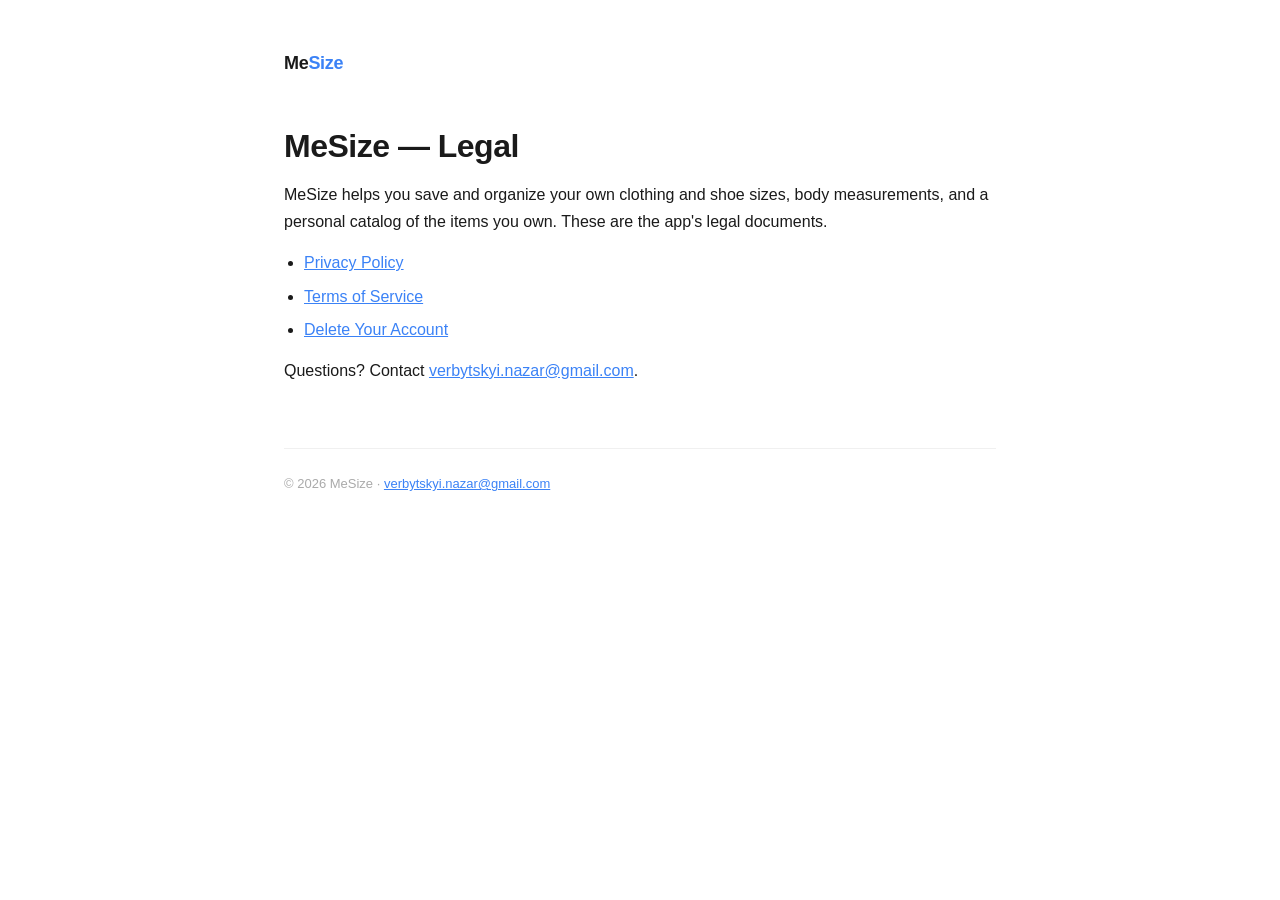
<file: index.html>
<!DOCTYPE html>
<html lang="en">
<head>
<meta charset="UTF-8" />
<meta name="viewport" content="width=device-width, initial-scale=1.0" />
<title>Legal — MeSize</title>
<meta name="robots" content="index, follow">
<link rel="stylesheet" href="./style.css" />
</head>
<body>
<div class="container">
<header><a href="./index.html">Me<span>Size</span></a></header>
<h1>MeSize — Legal</h1>
<p>MeSize helps you save and organize your own clothing and shoe sizes, body measurements, and a personal catalog of the items you own. These are the app's legal documents.</p>
<ul>
<li><a href="./privacy.html">Privacy Policy</a></li>
<li><a href="./terms.html">Terms of Service</a></li>
<li><a href="./delete-account.html">Delete Your Account</a></li>
</ul>
<p>Questions? Contact <a href="mailto:verbytskyi.nazar@gmail.com">verbytskyi.nazar@gmail.com</a>.</p>
<footer>© 2026 MeSize · <a href="mailto:verbytskyi.nazar@gmail.com">verbytskyi.nazar@gmail.com</a></footer>
</div>
</body>
</html>
</file>
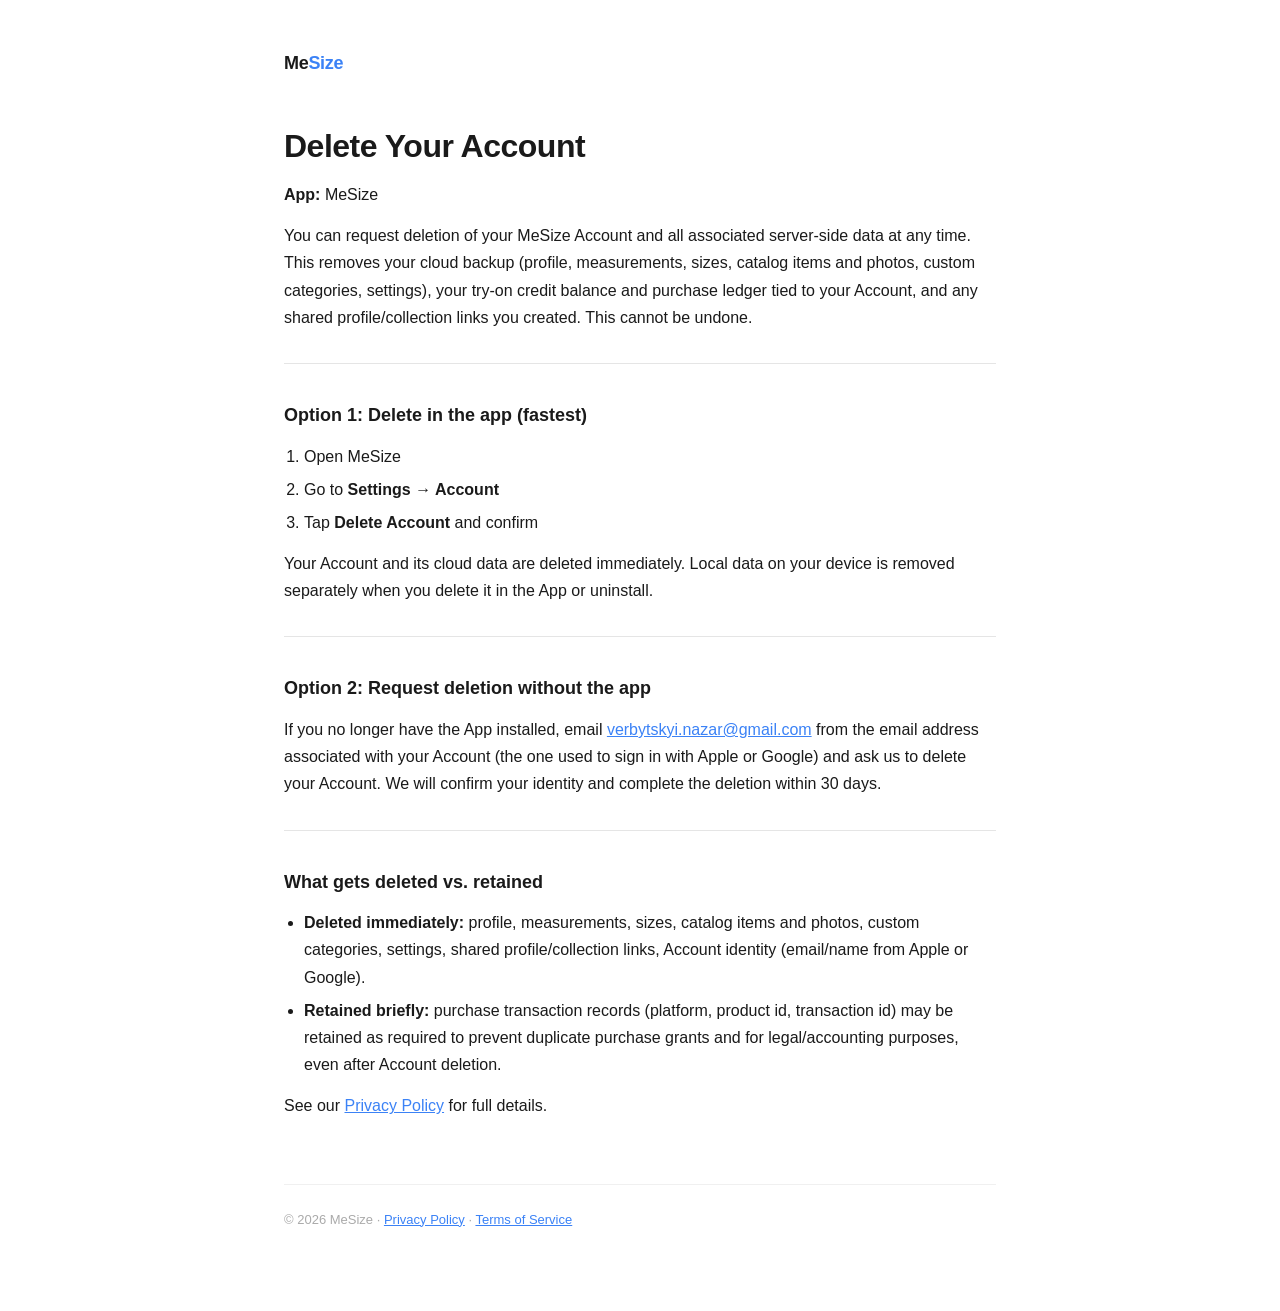
<file: delete-account.html>
<!DOCTYPE html>
<html lang="en">
<head>
<meta charset="UTF-8" />
<meta name="viewport" content="width=device-width, initial-scale=1.0" />
<title>Delete Your Account — MeSize</title>
<meta name="robots" content="index, follow">
<link rel="stylesheet" href="./style.css" />
</head>
<body>
<div class="container">
<header><a href="./index.html">Me<span>Size</span></a></header>
<h1>Delete Your Account</h1>
<p><strong>App:</strong> MeSize</p>
<p>You can request deletion of your MeSize Account and all associated server-side data at any time. This removes your cloud backup (profile, measurements, sizes, catalog items and photos, custom categories, settings), your try-on credit balance and purchase ledger tied to your Account, and any shared profile/collection links you created. This cannot be undone.</p>
<hr>
<h2>Option 1: Delete in the app (fastest)</h2>
<ol>
<li>Open MeSize</li>
<li>Go to <strong>Settings → Account</strong></li>
<li>Tap <strong>Delete Account</strong> and confirm</li>
</ol>
<p>Your Account and its cloud data are deleted immediately. Local data on your device is removed separately when you delete it in the App or uninstall.</p>
<hr>
<h2>Option 2: Request deletion without the app</h2>
<p>If you no longer have the App installed, email <a href="mailto:verbytskyi.nazar@gmail.com">verbytskyi.nazar@gmail.com</a> from the email address associated with your Account (the one used to sign in with Apple or Google) and ask us to delete your Account. We will confirm your identity and complete the deletion within 30 days.</p>
<hr>
<h2>What gets deleted vs. retained</h2>
<ul>
<li><strong>Deleted immediately:</strong> profile, measurements, sizes, catalog items and photos, custom categories, settings, shared profile/collection links, Account identity (email/name from Apple or Google).</li>
<li><strong>Retained briefly:</strong> purchase transaction records (platform, product id, transaction id) may be retained as required to prevent duplicate purchase grants and for legal/accounting purposes, even after Account deletion.</li>
</ul>
<p>See our <a href="./privacy.html">Privacy Policy</a> for full details.</p>
<footer>© 2026 MeSize · <a href="./privacy.html">Privacy Policy</a> · <a href="./terms.html">Terms of Service</a></footer>
</div>
</body>
</html>
</file>
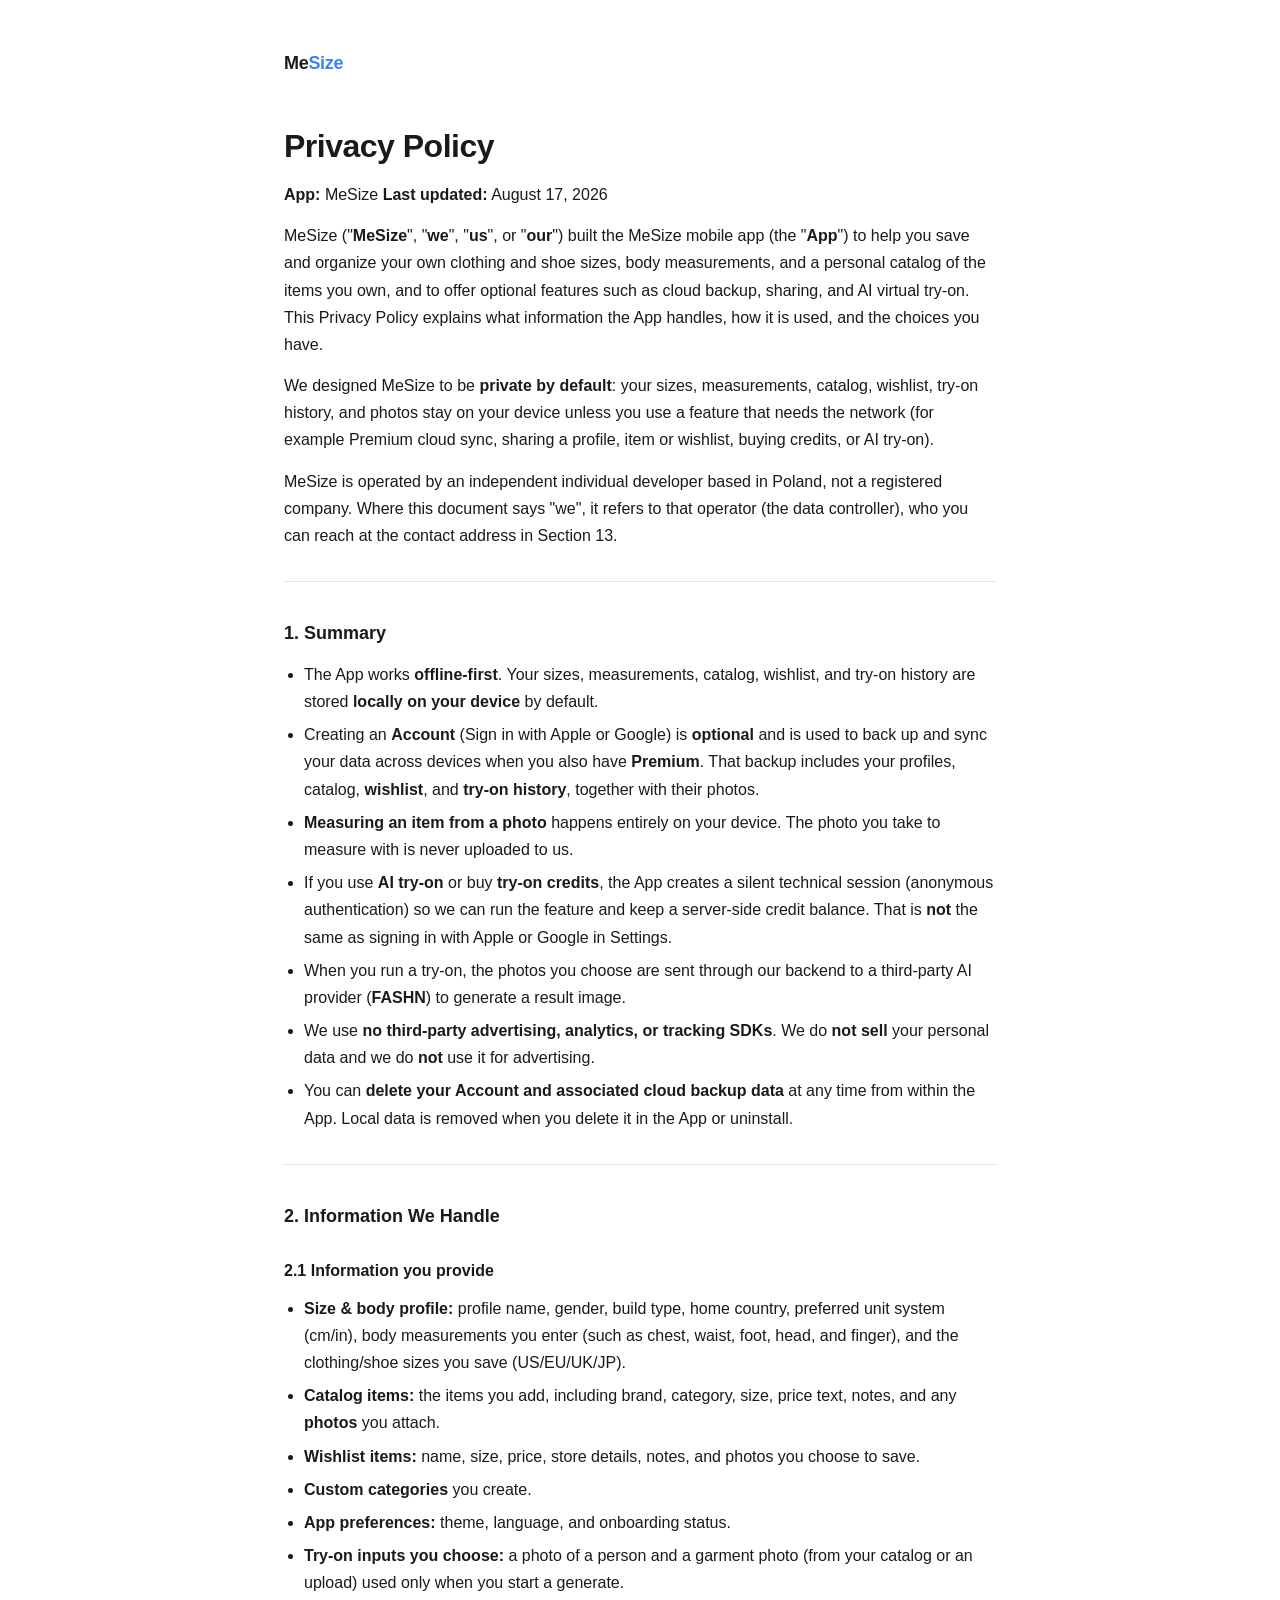
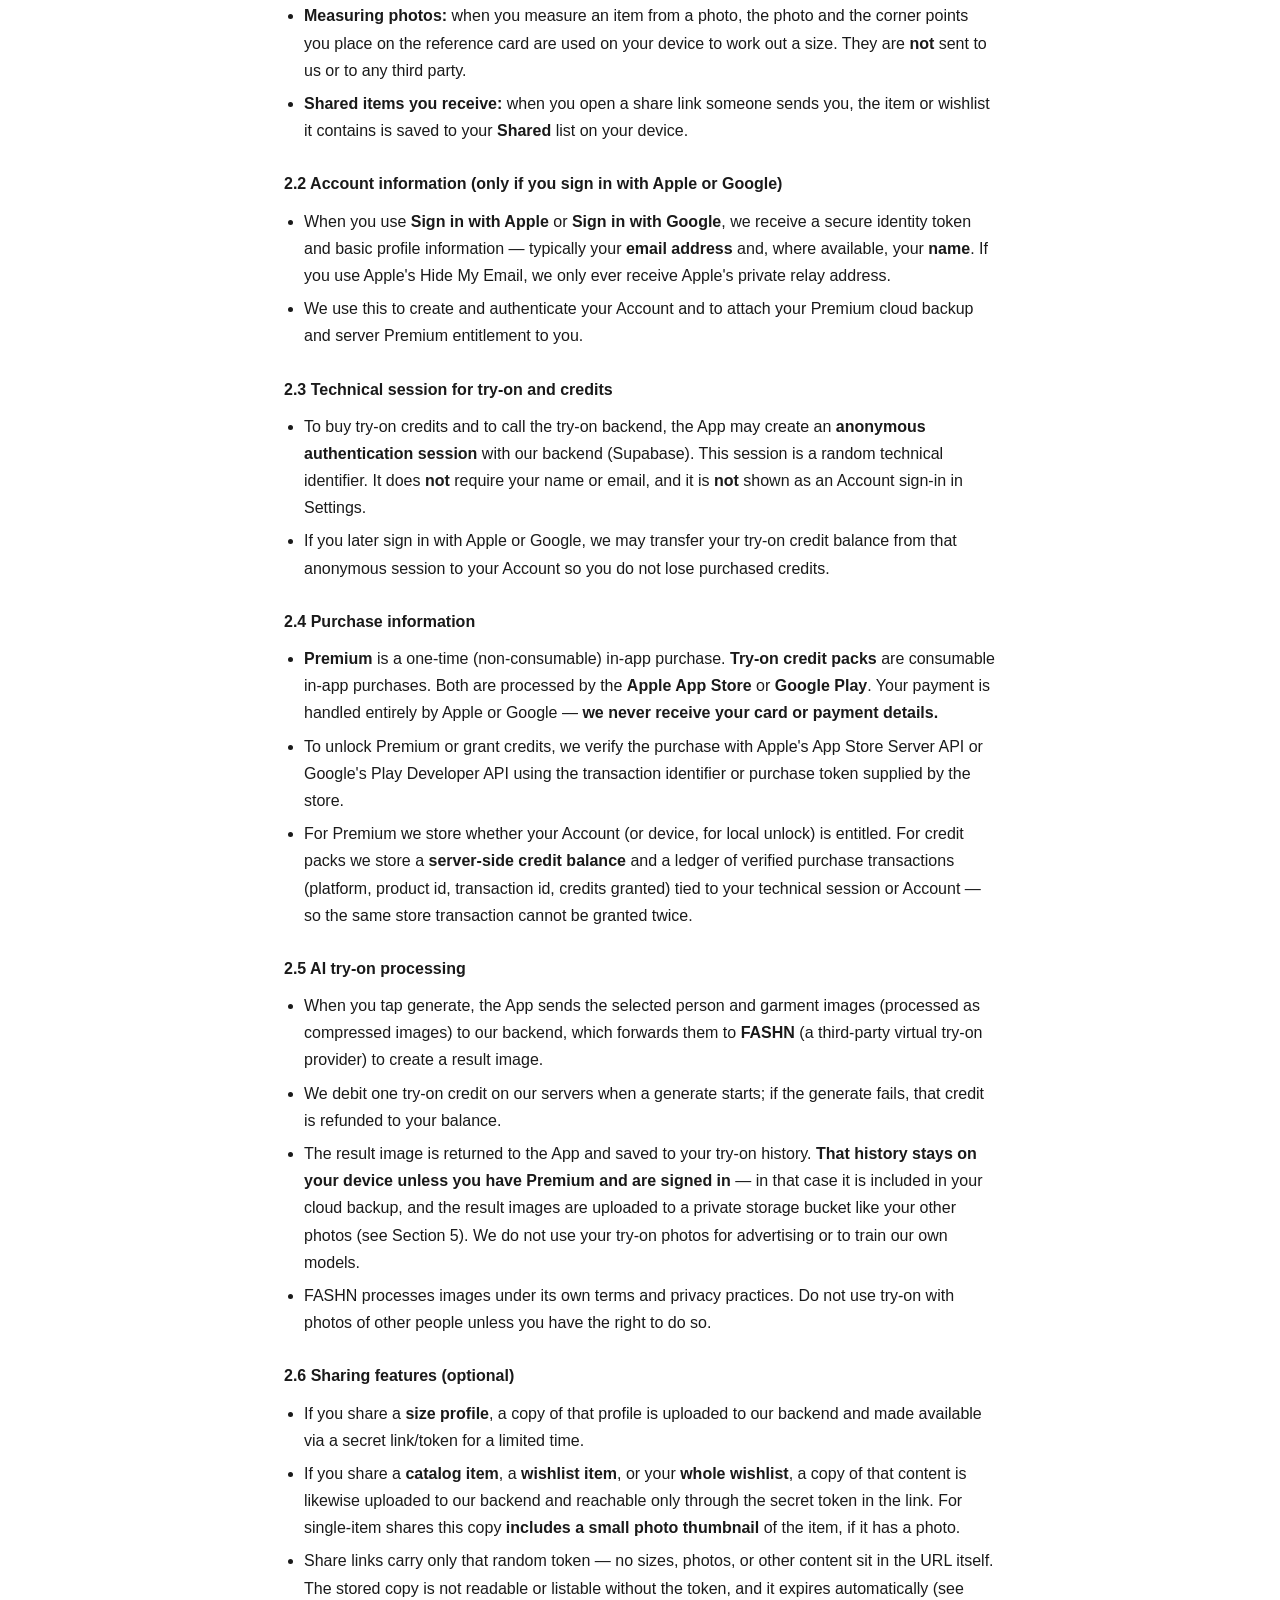
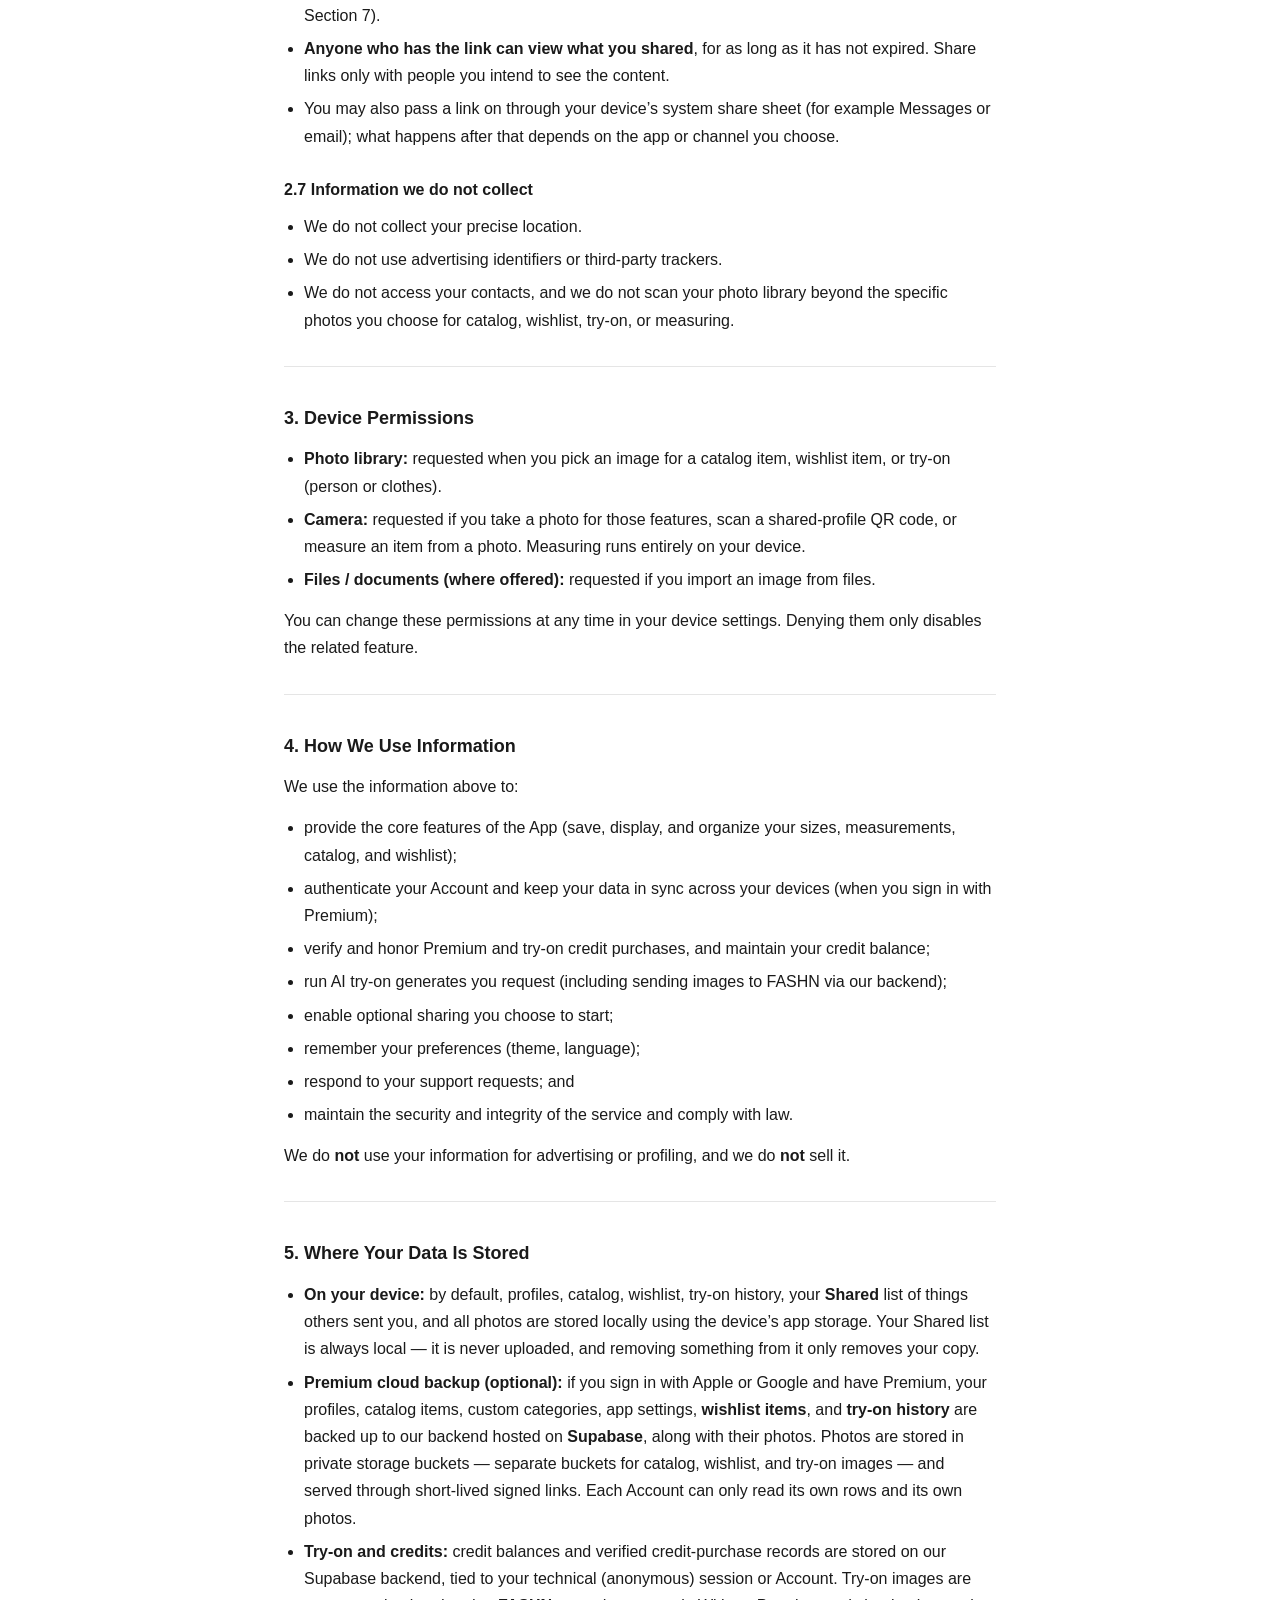
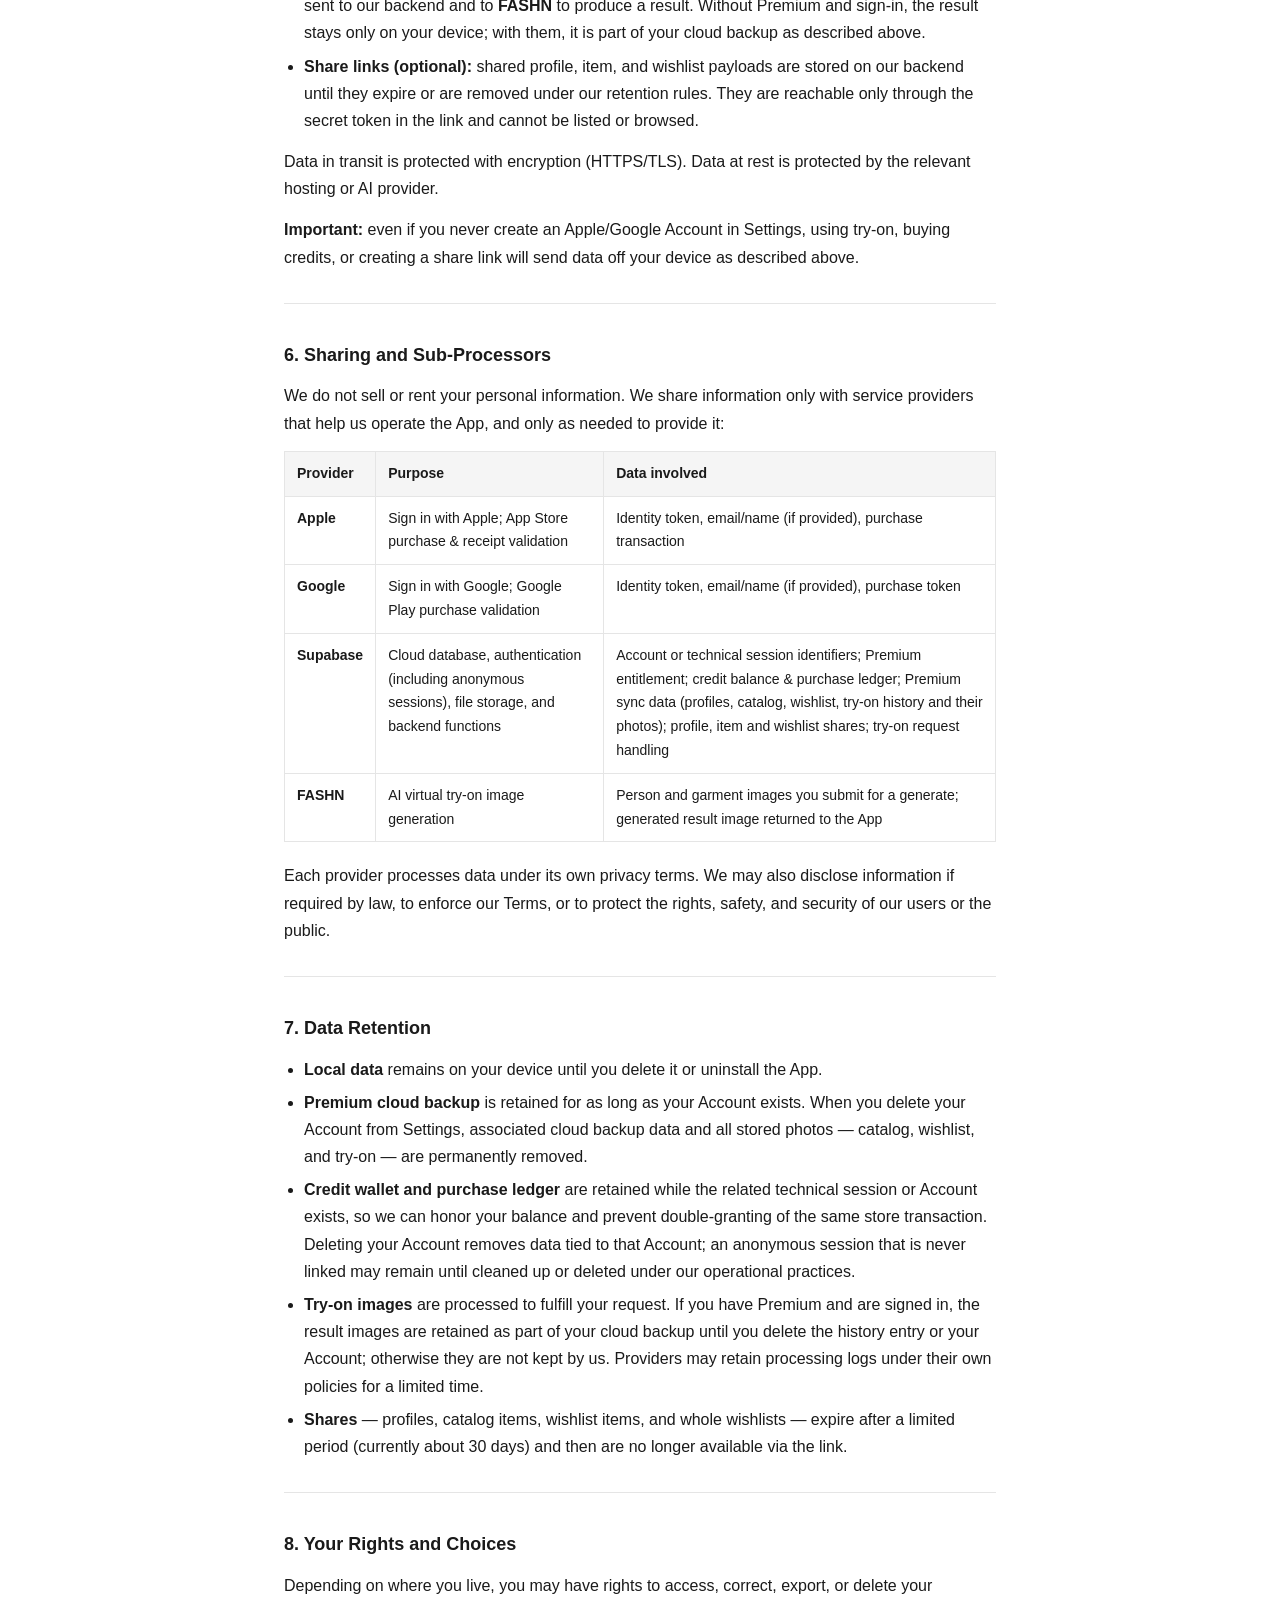
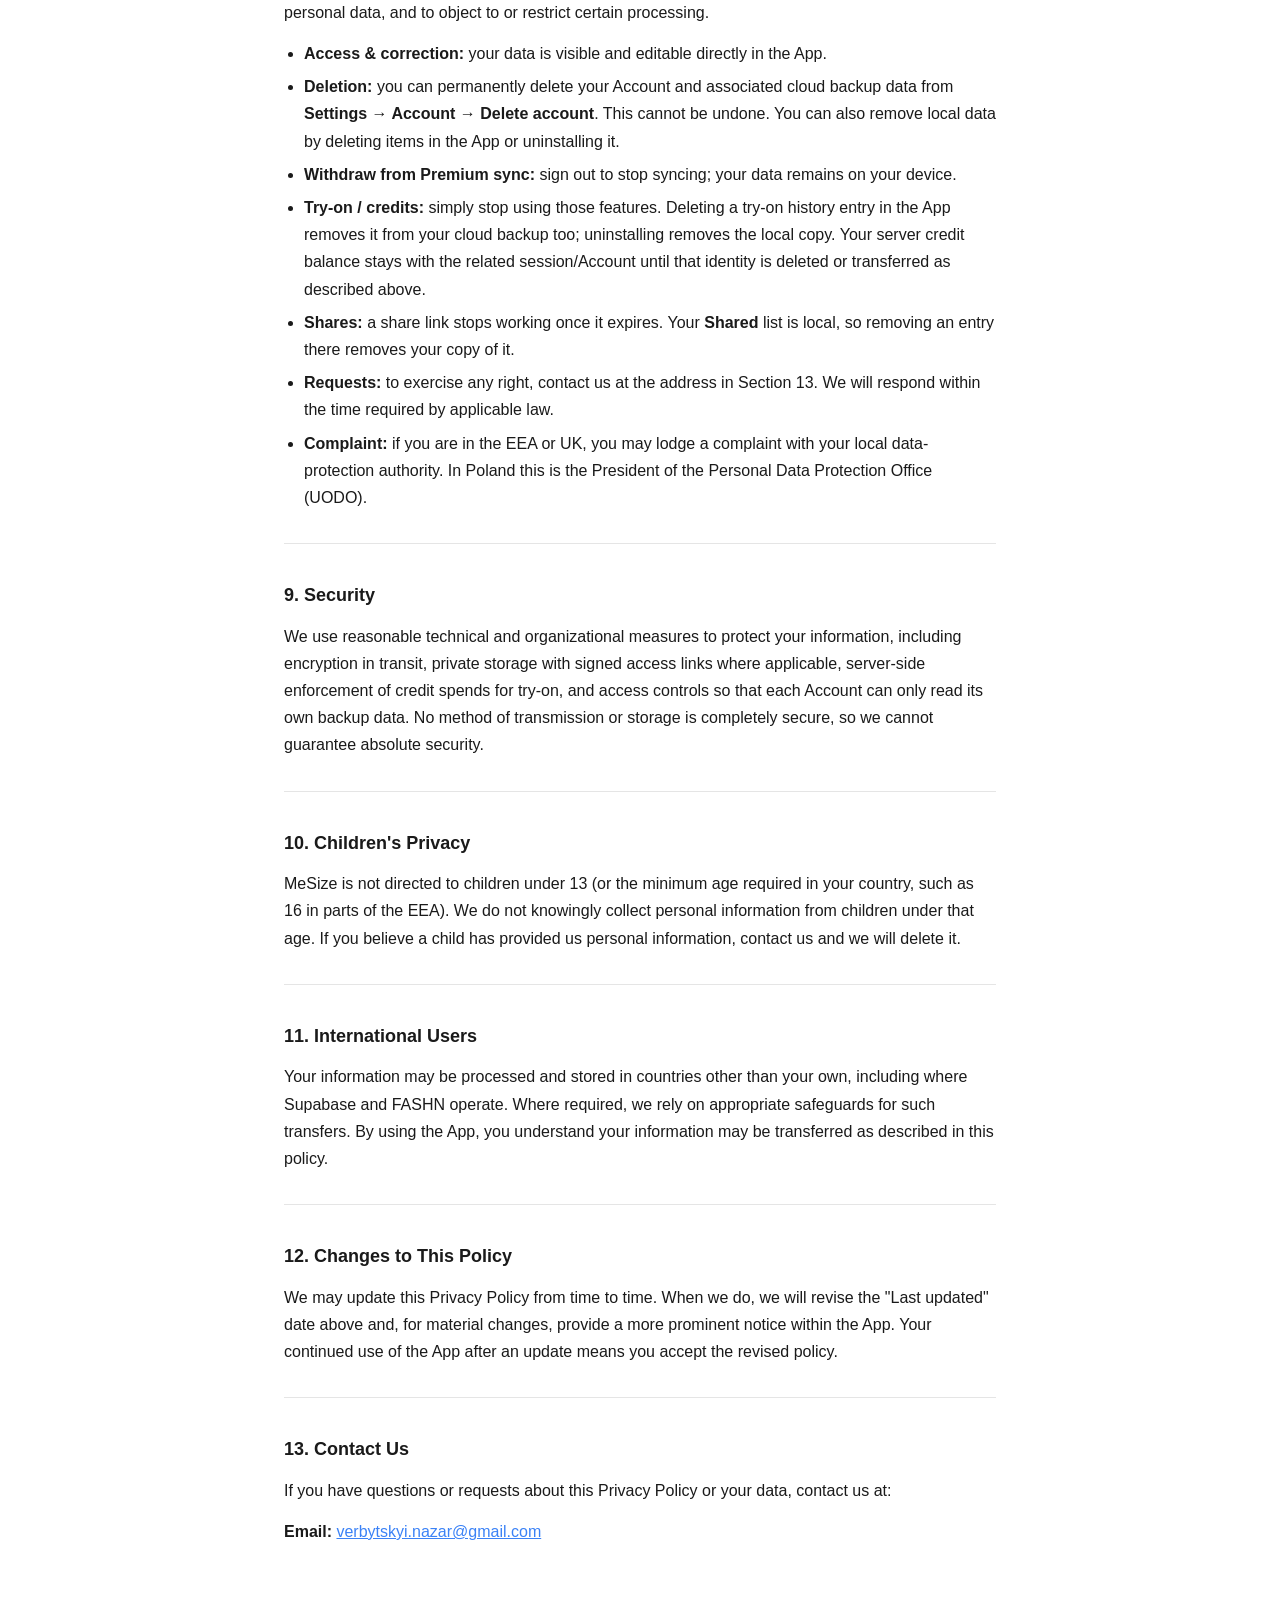
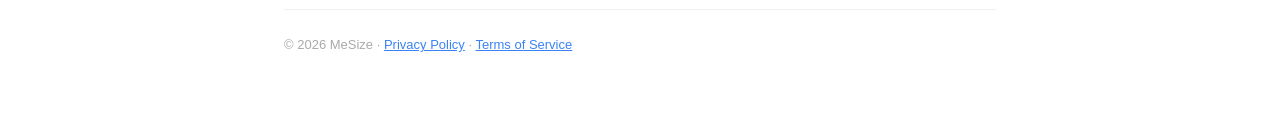
<file: privacy.html>
<!DOCTYPE html>
<html lang="en">
<head>
<meta charset="UTF-8" />
<meta name="viewport" content="width=device-width, initial-scale=1.0" />
<title>Privacy Policy — MeSize</title>
<meta name="robots" content="index, follow">
<link rel="stylesheet" href="./style.css" />
</head>
<body>
<div class="container">
<header><a href="./index.html">Me<span>Size</span></a></header>
<h1>Privacy Policy</h1>
<p><strong>App:</strong> MeSize <strong>Last updated:</strong> August 17, 2026</p>
<p>MeSize ("<strong>MeSize</strong>", "<strong>we</strong>", "<strong>us</strong>", or "<strong>our</strong>") built the MeSize mobile app (the "<strong>App</strong>") to help you save and organize your own clothing and shoe sizes, body measurements, and a personal catalog of the items you own, and to offer optional features such as cloud backup, sharing, and AI virtual try-on. This Privacy Policy explains what information the App handles, how it is used, and the choices you have.</p>
<p>We designed MeSize to be <strong>private by default</strong>: your sizes, measurements, catalog, wishlist, try-on history, and photos stay on your device unless you use a feature that needs the network (for example Premium cloud sync, sharing a profile, item or wishlist, buying credits, or AI try-on).</p>
<p>MeSize is operated by an independent individual developer based in Poland, not a registered company. Where this document says "we", it refers to that operator (the data controller), who you can reach at the contact address in Section 13.</p>
<hr>
<h2>1. Summary</h2>
<ul>
<li>The App works <strong>offline-first</strong>. Your sizes, measurements, catalog, wishlist, and try-on history are stored <strong>locally on your device</strong> by default.</li>
<li>Creating an <strong>Account</strong> (Sign in with Apple or Google) is <strong>optional</strong> and is used to back up and sync your data across devices when you also have <strong>Premium</strong>. That backup includes your profiles, catalog, <strong>wishlist</strong>, and <strong>try-on history</strong>, together with their photos.</li>
<li><strong>Measuring an item from a photo</strong> happens entirely on your device. The photo you take to measure with is never uploaded to us.</li>
<li>If you use <strong>AI try-on</strong> or buy <strong>try-on credits</strong>, the App creates a silent technical session (anonymous authentication) so we can run the feature and keep a server-side credit balance. That is <strong>not</strong> the same as signing in with Apple or Google in Settings.</li>
<li>When you run a try-on, the photos you choose are sent through our backend to a third-party AI provider (<strong>FASHN</strong>) to generate a result image.</li>
<li>We use <strong>no third-party advertising, analytics, or tracking SDKs</strong>. We do <strong>not sell</strong> your personal data and we do <strong>not</strong> use it for advertising.</li>
<li>You can <strong>delete your Account and associated cloud backup data</strong> at any time from within the App. Local data is removed when you delete it in the App or uninstall.</li>
</ul>
<hr>
<h2>2. Information We Handle</h2>
<h3>2.1 Information you provide</h3>
<ul>
<li><strong>Size &amp; body profile:</strong> profile name, gender, build type, home country, preferred unit system (cm/in), body measurements you enter (such as chest, waist, foot, head, and finger), and the clothing/shoe sizes you save (US/EU/UK/JP).</li>
<li><strong>Catalog items:</strong> the items you add, including brand, category, size, price text, notes, and any <strong>photos</strong> you attach.</li>
<li><strong>Wishlist items:</strong> name, size, price, store details, notes, and photos you choose to save.</li>
<li><strong>Custom categories</strong> you create.</li>
<li><strong>App preferences:</strong> theme, language, and onboarding status.</li>
<li><strong>Try-on inputs you choose:</strong> a photo of a person and a garment photo (from your catalog or an upload) used only when you start a generate.</li>
<li><strong>Measuring photos:</strong> when you measure an item from a photo, the photo and the corner points you place on the reference card are used on your device to work out a size. They are <strong>not</strong> sent to us or to any third party.</li>
<li><strong>Shared items you receive:</strong> when you open a share link someone sends you, the item or wishlist it contains is saved to your <strong>Shared</strong> list on your device.</li>
</ul>
<h3>2.2 Account information (only if you sign in with Apple or Google)</h3>
<ul>
<li>When you use <strong>Sign in with Apple</strong> or <strong>Sign in with Google</strong>, we receive a secure identity token and basic profile information — typically your <strong>email address</strong> and, where available, your <strong>name</strong>. If you use Apple's Hide My Email, we only ever receive Apple's private relay address.</li>
<li>We use this to create and authenticate your Account and to attach your Premium cloud backup and server Premium entitlement to you.</li>
</ul>
<h3>2.3 Technical session for try-on and credits</h3>
<ul>
<li>To buy try-on credits and to call the try-on backend, the App may create an <strong>anonymous authentication session</strong> with our backend (Supabase). This session is a random technical identifier. It does <strong>not</strong> require your name or email, and it is <strong>not</strong> shown as an Account sign-in in Settings.</li>
<li>If you later sign in with Apple or Google, we may transfer your try-on credit balance from that anonymous session to your Account so you do not lose purchased credits.</li>
</ul>
<h3>2.4 Purchase information</h3>
<ul>
<li><strong>Premium</strong> is a one-time (non-consumable) in-app purchase. <strong>Try-on credit packs</strong> are consumable in-app purchases. Both are processed by the <strong>Apple App Store</strong> or <strong>Google Play</strong>. Your payment is handled entirely by Apple or Google — <strong>we never receive your card or payment details.</strong></li>
<li>To unlock Premium or grant credits, we verify the purchase with Apple's App Store Server API or Google's Play Developer API using the transaction identifier or purchase token supplied by the store.</li>
<li>For Premium we store whether your Account (or device, for local unlock) is entitled. For credit packs we store a <strong>server-side credit balance</strong> and a ledger of verified purchase transactions (platform, product id, transaction id, credits granted) tied to your technical session or Account — so the same store transaction cannot be granted twice.</li>
</ul>
<h3>2.5 AI try-on processing</h3>
<ul>
<li>When you tap generate, the App sends the selected person and garment images (processed as compressed images) to our backend, which forwards them to <strong>FASHN</strong> (a third-party virtual try-on provider) to create a result image.</li>
<li>We debit one try-on credit on our servers when a generate starts; if the generate fails, that credit is refunded to your balance.</li>
<li>The result image is returned to the App and saved to your try-on history. <strong>That history stays on your device unless you have Premium and are signed in</strong> — in that case it is included in your cloud backup, and the result images are uploaded to a private storage bucket like your other photos (see Section 5). We do not use your try-on photos for advertising or to train our own models.</li>
<li>FASHN processes images under its own terms and privacy practices. Do not use try-on with photos of other people unless you have the right to do so.</li>
</ul>
<h3>2.6 Sharing features (optional)</h3>
<ul>
<li>If you share a <strong>size profile</strong>, a copy of that profile is uploaded to our backend and made available via a secret link/token for a limited time.</li>
<li>If you share a <strong>catalog item</strong>, a <strong>wishlist item</strong>, or your <strong>whole wishlist</strong>, a copy of that content is likewise uploaded to our backend and reachable only through the secret token in the link. For single-item shares this copy <strong>includes a small photo thumbnail</strong> of the item, if it has a photo.</li>
<li>Share links carry only that random token — no sizes, photos, or other content sit in the URL itself. The stored copy is not readable or listable without the token, and it expires automatically (see Section 7).</li>
<li><strong>Anyone who has the link can view what you shared</strong>, for as long as it has not expired. Share links only with people you intend to see the content.</li>
<li>You may also pass a link on through your device’s system share sheet (for example Messages or email); what happens after that depends on the app or channel you choose.</li>
</ul>
<h3>2.7 Information we do <strong>not</strong> collect</h3>
<ul>
<li>We do not collect your precise location.</li>
<li>We do not use advertising identifiers or third-party trackers.</li>
<li>We do not access your contacts, and we do not scan your photo library beyond the specific photos you choose for catalog, wishlist, try-on, or measuring.</li>
</ul>
<hr>
<h2>3. Device Permissions</h2>
<ul>
<li><strong>Photo library:</strong> requested when you pick an image for a catalog item, wishlist item, or try-on (person or clothes).</li>
<li><strong>Camera:</strong> requested if you take a photo for those features, scan a shared-profile QR code, or measure an item from a photo. Measuring runs entirely on your device.</li>
<li><strong>Files / documents (where offered):</strong> requested if you import an image from files.</li>
</ul>
<p>You can change these permissions at any time in your device settings. Denying them only disables the related feature.</p>
<hr>
<h2>4. How We Use Information</h2>
<p>We use the information above to:</p>
<ul>
<li>provide the core features of the App (save, display, and organize your sizes, measurements, catalog, and wishlist);</li>
<li>authenticate your Account and keep your data in sync across your devices (when you sign in with Premium);</li>
<li>verify and honor Premium and try-on credit purchases, and maintain your credit balance;</li>
<li>run AI try-on generates you request (including sending images to FASHN via our backend);</li>
<li>enable optional sharing you choose to start;</li>
<li>remember your preferences (theme, language);</li>
<li>respond to your support requests; and</li>
<li>maintain the security and integrity of the service and comply with law.</li>
</ul>
<p>We do <strong>not</strong> use your information for advertising or profiling, and we do <strong>not</strong> sell it.</p>
<hr>
<h2>5. Where Your Data Is Stored</h2>
<ul>
<li><strong>On your device:</strong> by default, profiles, catalog, wishlist, try-on history, your <strong>Shared</strong> list of things others sent you, and all photos are stored locally using the device’s app storage. Your Shared list is always local — it is never uploaded, and removing something from it only removes your copy.</li>
<li><strong>Premium cloud backup (optional):</strong> if you sign in with Apple or Google and have Premium, your profiles, catalog items, custom categories, app settings, <strong>wishlist items</strong>, and <strong>try-on history</strong> are backed up to our backend hosted on <strong>Supabase</strong>, along with their photos. Photos are stored in private storage buckets — separate buckets for catalog, wishlist, and try-on images — and served through short-lived signed links. Each Account can only read its own rows and its own photos.</li>
<li><strong>Try-on and credits:</strong> credit balances and verified credit-purchase records are stored on our Supabase backend, tied to your technical (anonymous) session or Account. Try-on images are sent to our backend and to <strong>FASHN</strong> to produce a result. Without Premium and sign-in, the result stays only on your device; with them, it is part of your cloud backup as described above.</li>
<li><strong>Share links (optional):</strong> shared profile, item, and wishlist payloads are stored on our backend until they expire or are removed under our retention rules. They are reachable only through the secret token in the link and cannot be listed or browsed.</li>
</ul>
<p>Data in transit is protected with encryption (HTTPS/TLS). Data at rest is protected by the relevant hosting or AI provider.</p>
<p><strong>Important:</strong> even if you never create an Apple/Google Account in Settings, using try-on, buying credits, or creating a share link will send data off your device as described above.</p>
<hr>
<h2>6. Sharing and Sub-Processors</h2>
<p>We do not sell or rent your personal information. We share information only with service providers that help us operate the App, and only as needed to provide it:</p>
<div class="table-wrap"><table>
<thead><tr><th>Provider</th><th>Purpose</th><th>Data involved</th></tr></thead>
<tbody>
<tr><td><strong>Apple</strong></td><td>Sign in with Apple; App Store purchase &amp; receipt validation</td><td>Identity token, email/name (if provided), purchase transaction</td></tr>
<tr><td><strong>Google</strong></td><td>Sign in with Google; Google Play purchase validation</td><td>Identity token, email/name (if provided), purchase token</td></tr>
<tr><td><strong>Supabase</strong></td><td>Cloud database, authentication (including anonymous sessions), file storage, and backend functions</td><td>Account or technical session identifiers; Premium entitlement; credit balance &amp; purchase ledger; Premium sync data (profiles, catalog, wishlist, try-on history and their photos); profile, item and wishlist shares; try-on request handling</td></tr>
<tr><td><strong>FASHN</strong></td><td>AI virtual try-on image generation</td><td>Person and garment images you submit for a generate; generated result image returned to the App</td></tr>
</tbody>
</table></div>
<p>Each provider processes data under its own privacy terms. We may also disclose information if required by law, to enforce our Terms, or to protect the rights, safety, and security of our users or the public.</p>
<hr>
<h2>7. Data Retention</h2>
<ul>
<li><strong>Local data</strong> remains on your device until you delete it or uninstall the App.</li>
<li><strong>Premium cloud backup</strong> is retained for as long as your Account exists. When you delete your Account from Settings, associated cloud backup data and all stored photos — catalog, wishlist, and try-on — are permanently removed.</li>
<li><strong>Credit wallet and purchase ledger</strong> are retained while the related technical session or Account exists, so we can honor your balance and prevent double-granting of the same store transaction. Deleting your Account removes data tied to that Account; an anonymous session that is never linked may remain until cleaned up or deleted under our operational practices.</li>
<li><strong>Try-on images</strong> are processed to fulfill your request. If you have Premium and are signed in, the result images are retained as part of your cloud backup until you delete the history entry or your Account; otherwise they are not kept by us. Providers may retain processing logs under their own policies for a limited time.</li>
<li><strong>Shares</strong> — profiles, catalog items, wishlist items, and whole wishlists — expire after a limited period (currently about 30 days) and then are no longer available via the link.</li>
</ul>
<hr>
<h2>8. Your Rights and Choices</h2>
<p>Depending on where you live, you may have rights to access, correct, export, or delete your personal data, and to object to or restrict certain processing.</p>
<ul>
<li><strong>Access &amp; correction:</strong> your data is visible and editable directly in the App.</li>
<li><strong>Deletion:</strong> you can permanently delete your Account and associated cloud backup data from <strong>Settings → Account → Delete account</strong>. This cannot be undone. You can also remove local data by deleting items in the App or uninstalling it.</li>
<li><strong>Withdraw from Premium sync:</strong> sign out to stop syncing; your data remains on your device.</li>
<li><strong>Try-on / credits:</strong> simply stop using those features. Deleting a try-on history entry in the App removes it from your cloud backup too; uninstalling removes the local copy. Your server credit balance stays with the related session/Account until that identity is deleted or transferred as described above.</li>
<li><strong>Shares:</strong> a share link stops working once it expires. Your <strong>Shared</strong> list is local, so removing an entry there removes your copy of it.</li>
<li><strong>Requests:</strong> to exercise any right, contact us at the address in Section 13. We will respond within the time required by applicable law.</li>
<li><strong>Complaint:</strong> if you are in the EEA or UK, you may lodge a complaint with your local data-protection authority. In Poland this is the President of the Personal Data Protection Office (UODO).</li>
</ul>
<hr>
<h2>9. Security</h2>
<p>We use reasonable technical and organizational measures to protect your information, including encryption in transit, private storage with signed access links where applicable, server-side enforcement of credit spends for try-on, and access controls so that each Account can only read its own backup data. No method of transmission or storage is completely secure, so we cannot guarantee absolute security.</p>
<hr>
<h2>10. Children's Privacy</h2>
<p>MeSize is not directed to children under 13 (or the minimum age required in your country, such as 16 in parts of the EEA). We do not knowingly collect personal information from children under that age. If you believe a child has provided us personal information, contact us and we will delete it.</p>
<hr>
<h2>11. International Users</h2>
<p>Your information may be processed and stored in countries other than your own, including where Supabase and FASHN operate. Where required, we rely on appropriate safeguards for such transfers. By using the App, you understand your information may be transferred as described in this policy.</p>
<hr>
<h2>12. Changes to This Policy</h2>
<p>We may update this Privacy Policy from time to time. When we do, we will revise the "Last updated" date above and, for material changes, provide a more prominent notice within the App. Your continued use of the App after an update means you accept the revised policy.</p>
<hr>
<h2>13. Contact Us</h2>
<p>If you have questions or requests about this Privacy Policy or your data, contact us at:</p>
<p><strong>Email:</strong> <a href="mailto:verbytskyi.nazar@gmail.com">verbytskyi.nazar@gmail.com</a></p>
<footer>© 2026 MeSize · <a href="./privacy.html">Privacy Policy</a> · <a href="./terms.html">Terms of Service</a></footer>
</div>
</body>
</html>
</file>
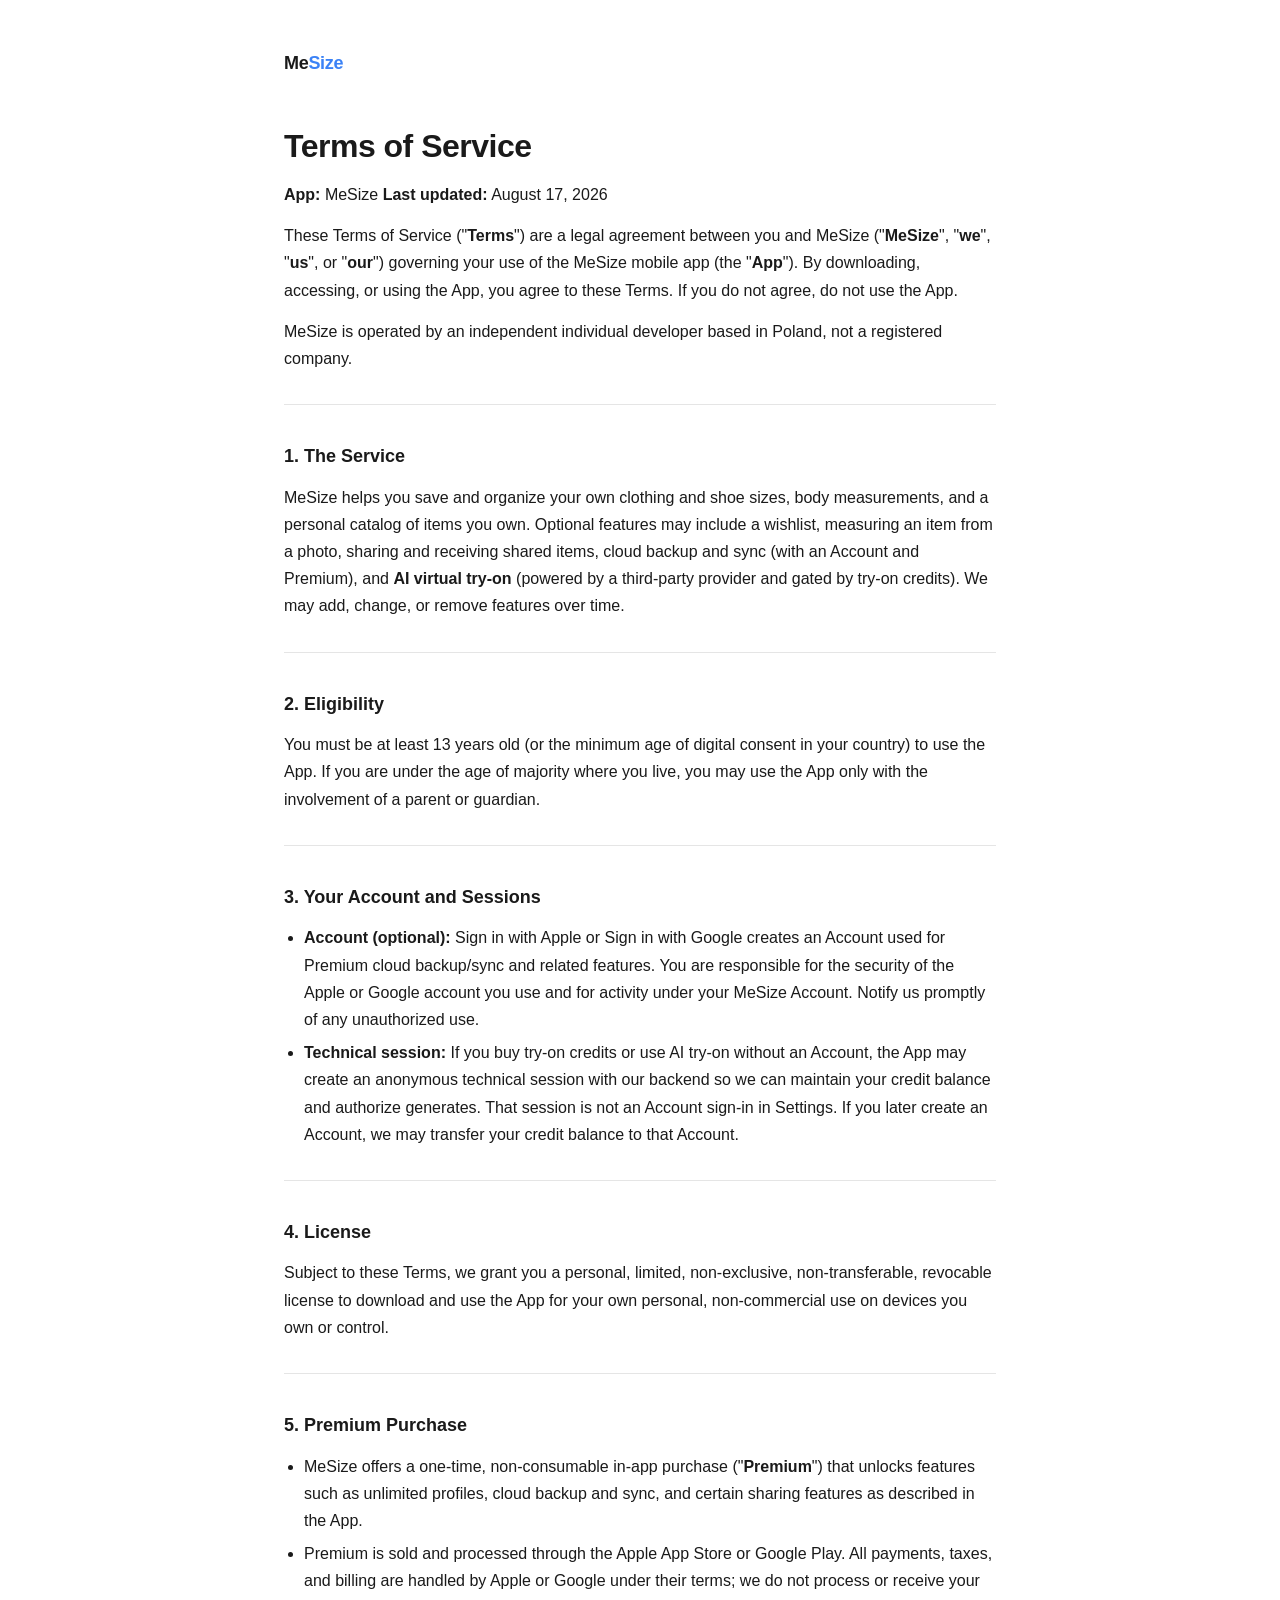
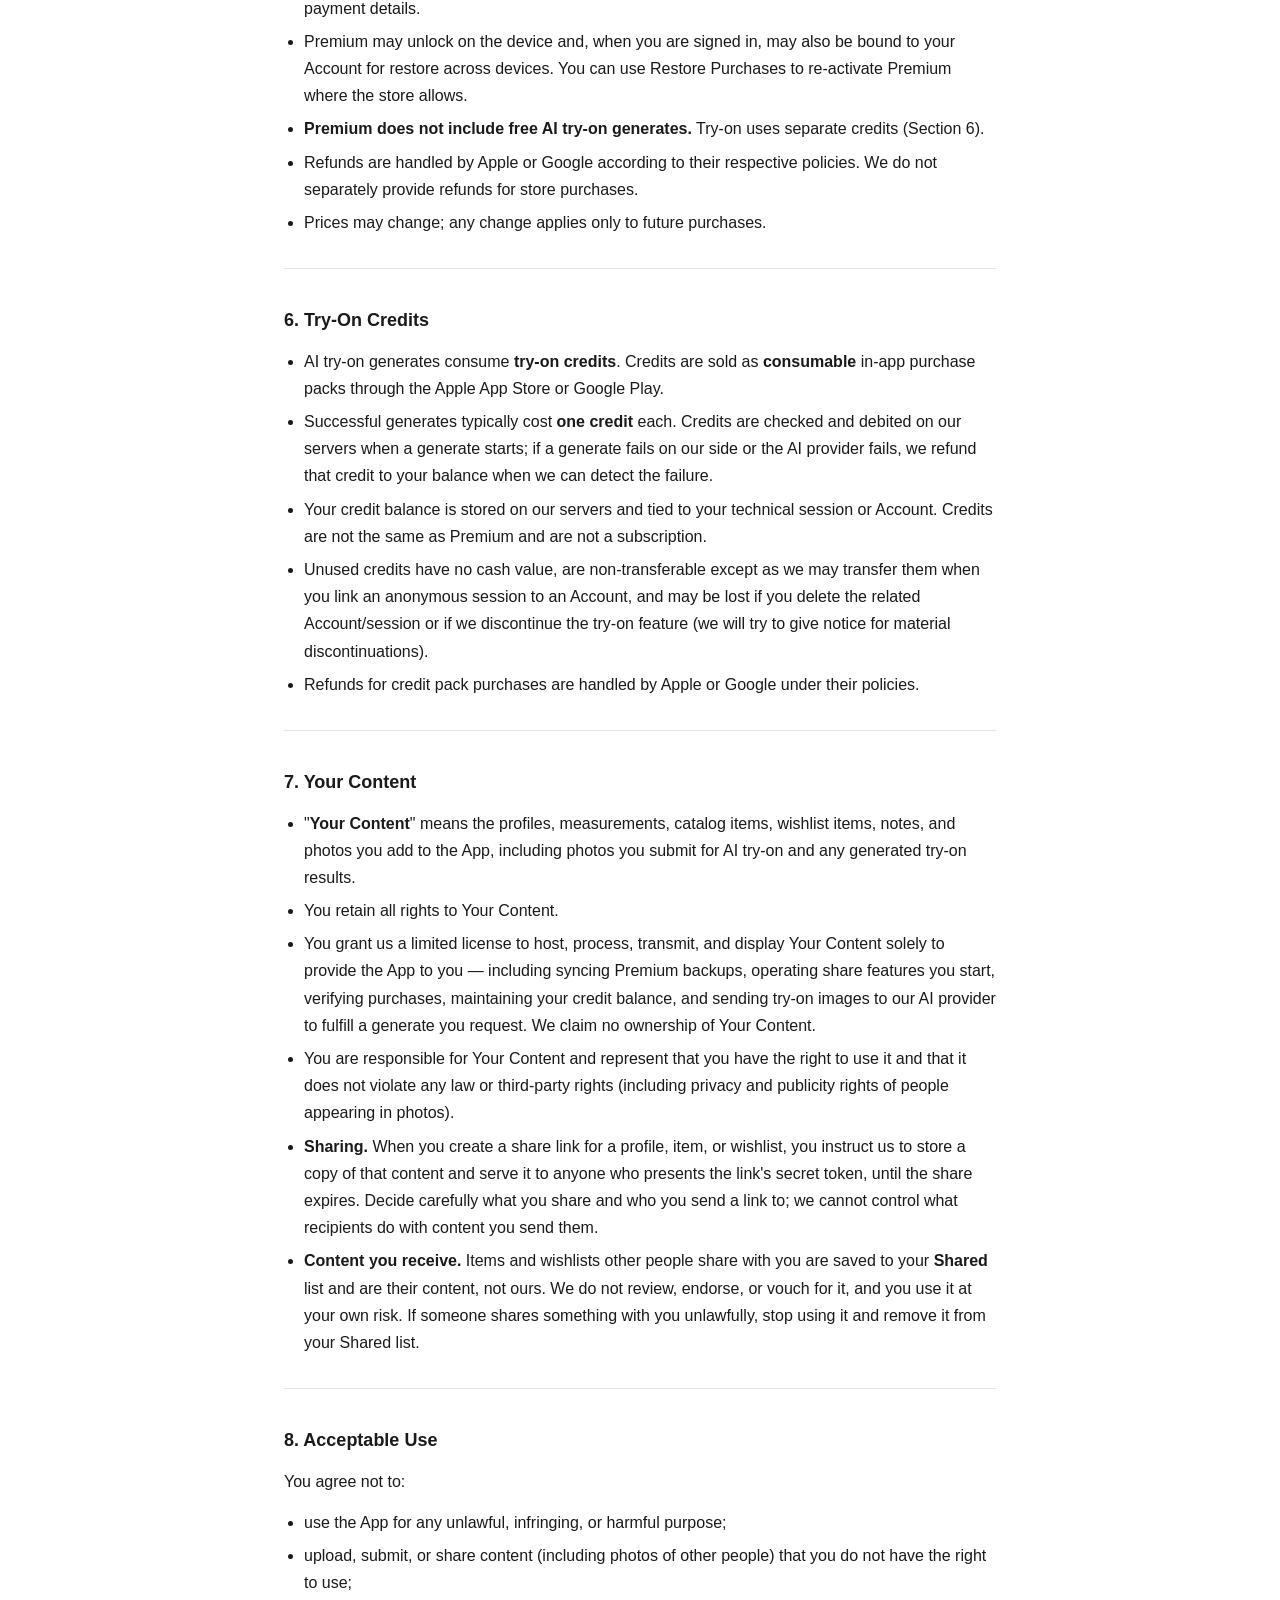
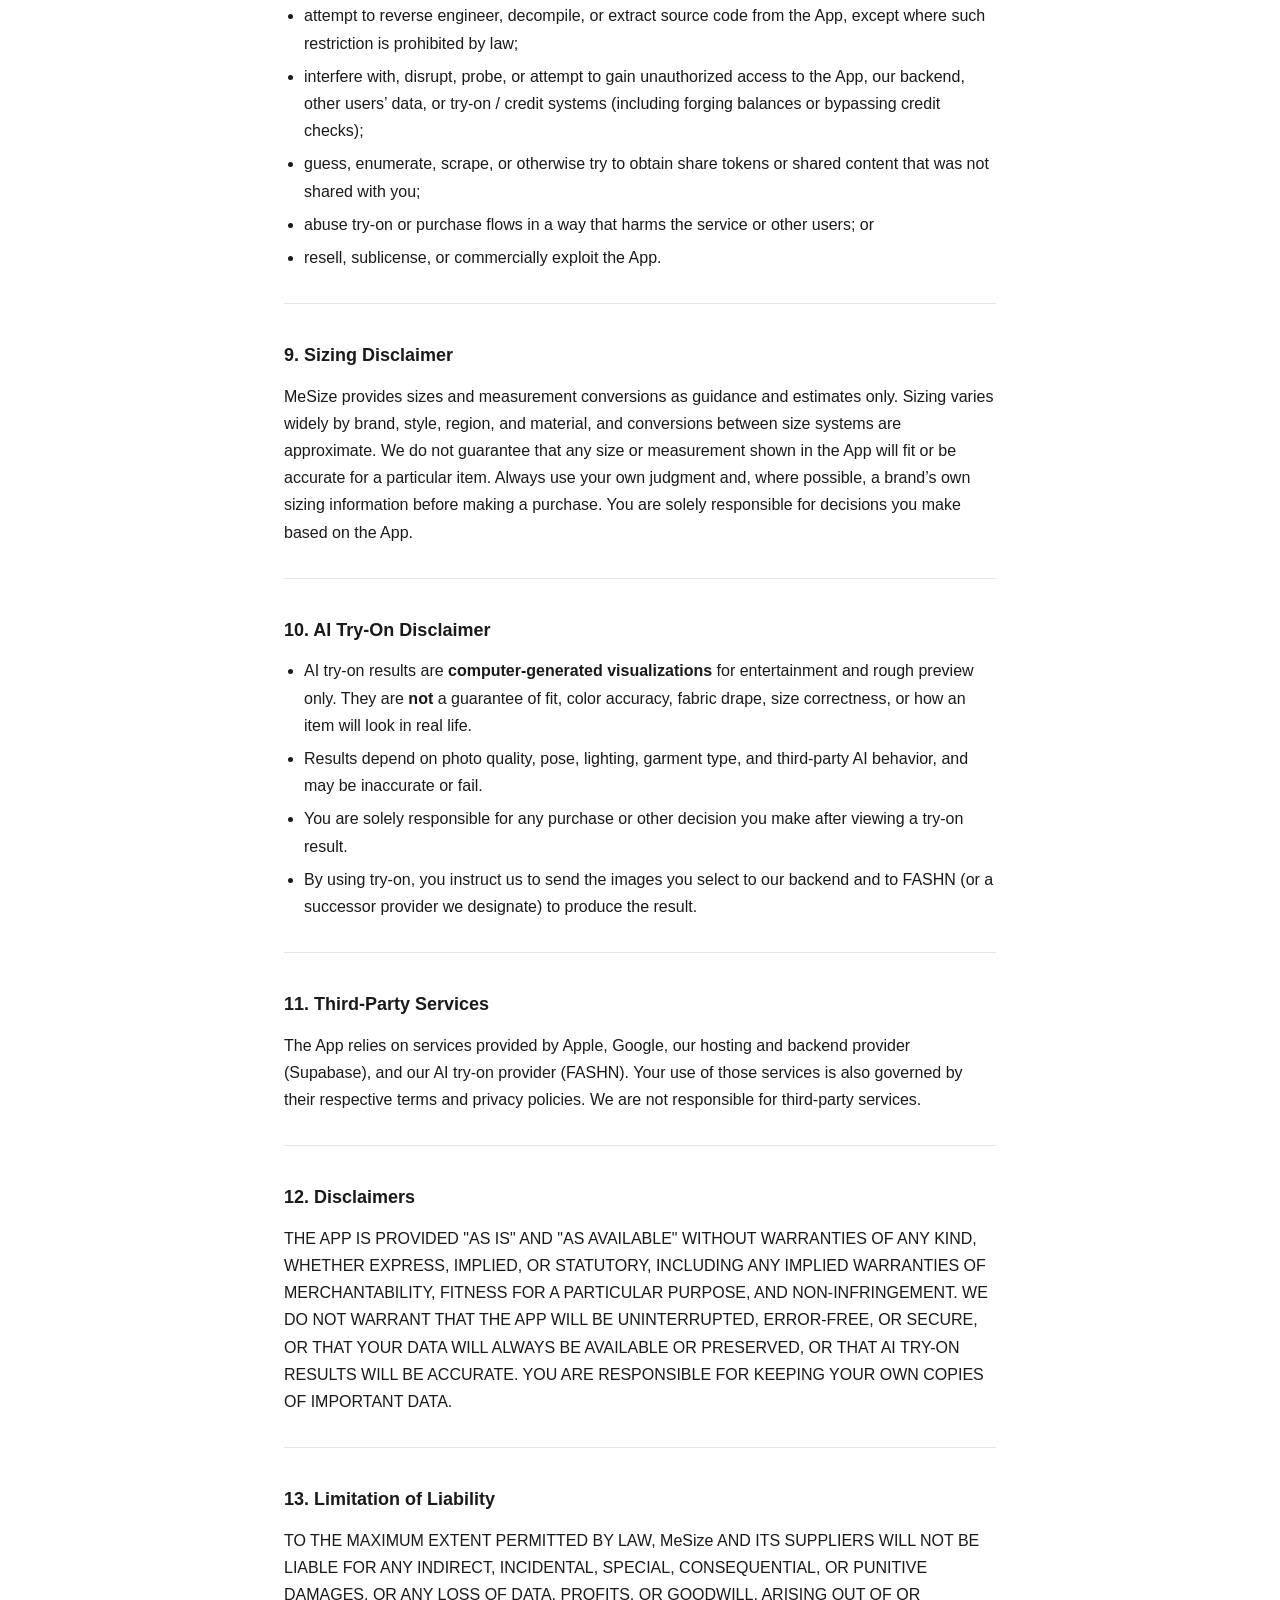
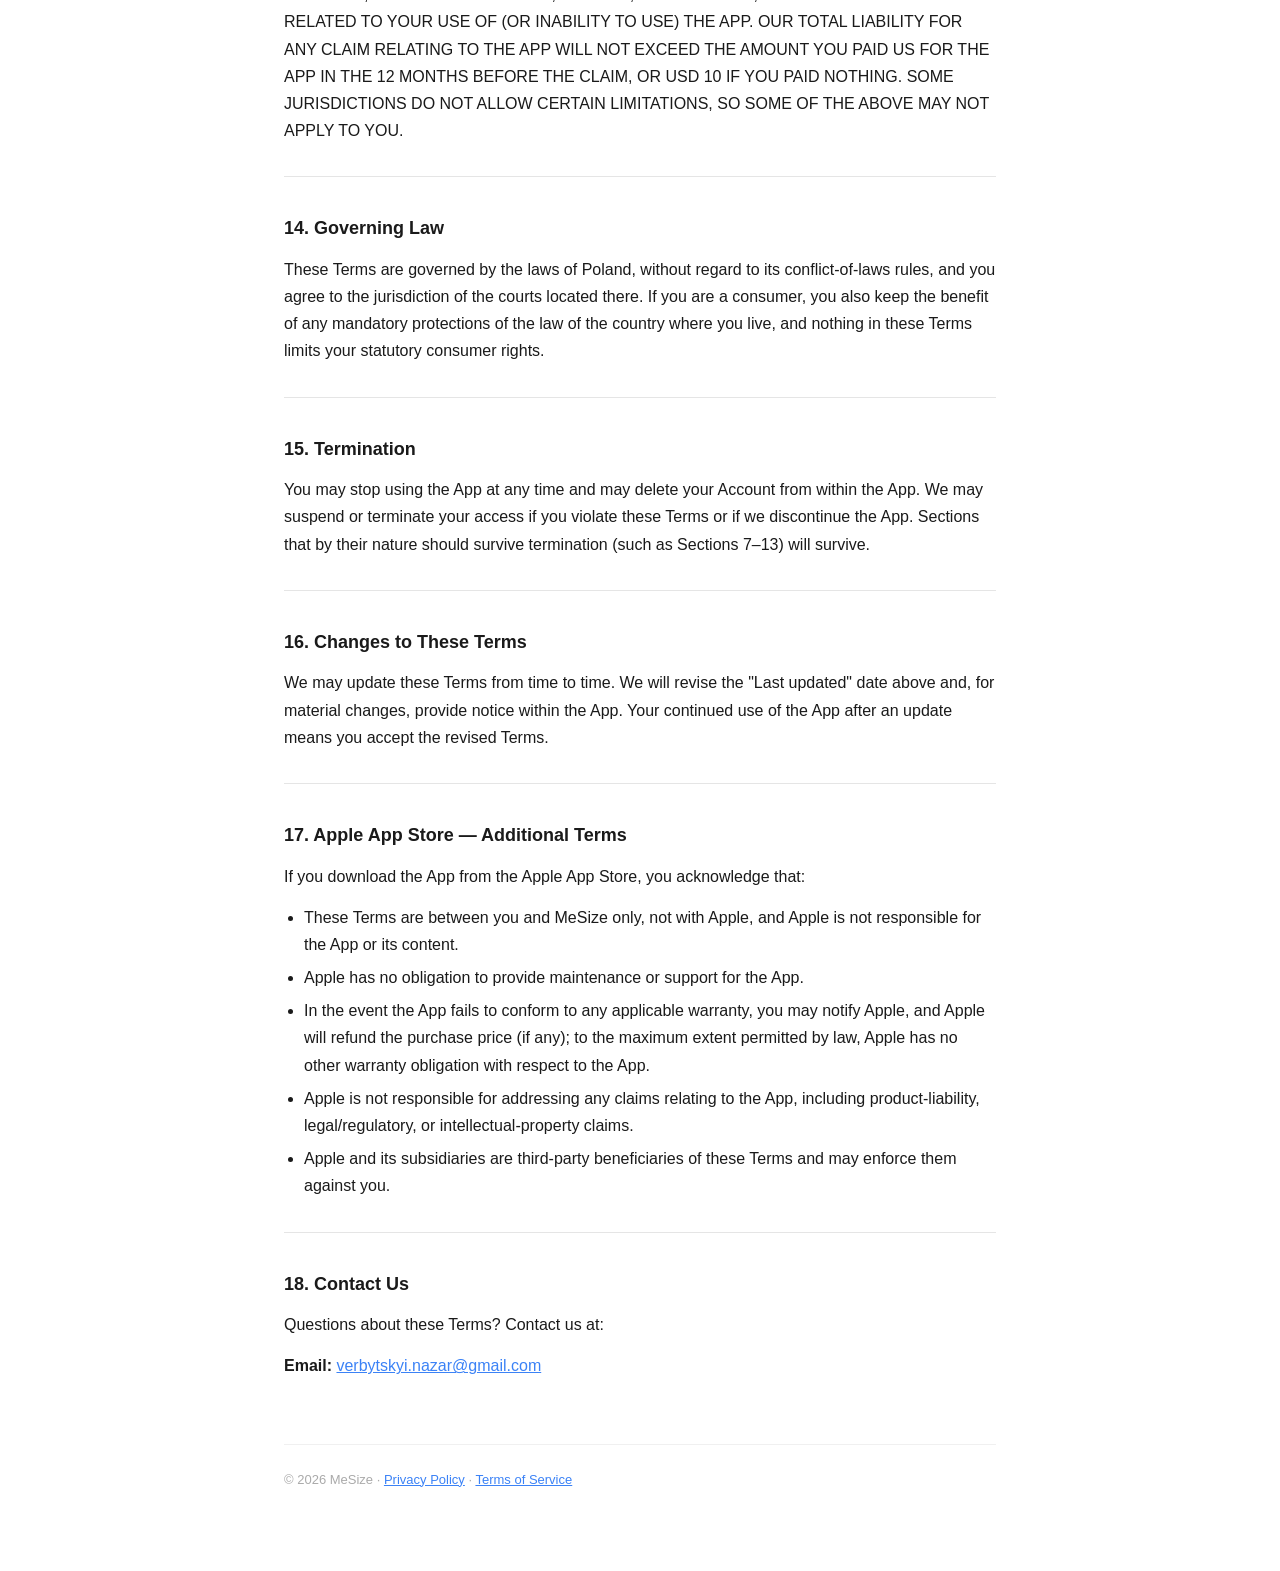
<file: terms.html>
<!DOCTYPE html>
<html lang="en">
<head>
<meta charset="UTF-8" />
<meta name="viewport" content="width=device-width, initial-scale=1.0" />
<title>Terms of Service — MeSize</title>
<meta name="robots" content="index, follow">
<link rel="stylesheet" href="./style.css" />
</head>
<body>
<div class="container">
<header><a href="./index.html">Me<span>Size</span></a></header>
<h1>Terms of Service</h1>
<p><strong>App:</strong> MeSize <strong>Last updated:</strong> August 17, 2026</p>
<p>These Terms of Service ("<strong>Terms</strong>") are a legal agreement between you and MeSize ("<strong>MeSize</strong>", "<strong>we</strong>", "<strong>us</strong>", or "<strong>our</strong>") governing your use of the MeSize mobile app (the "<strong>App</strong>"). By downloading, accessing, or using the App, you agree to these Terms. If you do not agree, do not use the App.</p>
<p>MeSize is operated by an independent individual developer based in Poland, not a registered company.</p>
<hr>
<h2>1. The Service</h2>
<p>MeSize helps you save and organize your own clothing and shoe sizes, body measurements, and a personal catalog of items you own. Optional features may include a wishlist, measuring an item from a photo, sharing and receiving shared items, cloud backup and sync (with an Account and Premium), and <strong>AI virtual try-on</strong> (powered by a third-party provider and gated by try-on credits). We may add, change, or remove features over time.</p>
<hr>
<h2>2. Eligibility</h2>
<p>You must be at least 13 years old (or the minimum age of digital consent in your country) to use the App. If you are under the age of majority where you live, you may use the App only with the involvement of a parent or guardian.</p>
<hr>
<h2>3. Your Account and Sessions</h2>
<ul>
<li><strong>Account (optional):</strong> Sign in with Apple or Sign in with Google creates an Account used for Premium cloud backup/sync and related features. You are responsible for the security of the Apple or Google account you use and for activity under your MeSize Account. Notify us promptly of any unauthorized use.</li>
<li><strong>Technical session:</strong> If you buy try-on credits or use AI try-on without an Account, the App may create an anonymous technical session with our backend so we can maintain your credit balance and authorize generates. That session is not an Account sign-in in Settings. If you later create an Account, we may transfer your credit balance to that Account.</li>
</ul>
<hr>
<h2>4. License</h2>
<p>Subject to these Terms, we grant you a personal, limited, non-exclusive, non-transferable, revocable license to download and use the App for your own personal, non-commercial use on devices you own or control.</p>
<hr>
<h2>5. Premium Purchase</h2>
<ul>
<li>MeSize offers a one-time, non-consumable in-app purchase ("<strong>Premium</strong>") that unlocks features such as unlimited profiles, cloud backup and sync, and certain sharing features as described in the App.</li>
<li>Premium is sold and processed through the Apple App Store or Google Play. All payments, taxes, and billing are handled by Apple or Google under their terms; we do not process or receive your payment details.</li>
<li>Premium may unlock on the device and, when you are signed in, may also be bound to your Account for restore across devices. You can use Restore Purchases to re-activate Premium where the store allows.</li>
<li><strong>Premium does not include free AI try-on generates.</strong> Try-on uses separate credits (Section 6).</li>
<li>Refunds are handled by Apple or Google according to their respective policies. We do not separately provide refunds for store purchases.</li>
<li>Prices may change; any change applies only to future purchases.</li>
</ul>
<hr>
<h2>6. Try-On Credits</h2>
<ul>
<li>AI try-on generates consume <strong>try-on credits</strong>. Credits are sold as <strong>consumable</strong> in-app purchase packs through the Apple App Store or Google Play.</li>
<li>Successful generates typically cost <strong>one credit</strong> each. Credits are checked and debited on our servers when a generate starts; if a generate fails on our side or the AI provider fails, we refund that credit to your balance when we can detect the failure.</li>
<li>Your credit balance is stored on our servers and tied to your technical session or Account. Credits are not the same as Premium and are not a subscription.</li>
<li>Unused credits have no cash value, are non-transferable except as we may transfer them when you link an anonymous session to an Account, and may be lost if you delete the related Account/session or if we discontinue the try-on feature (we will try to give notice for material discontinuations).</li>
<li>Refunds for credit pack purchases are handled by Apple or Google under their policies.</li>
</ul>
<hr>
<h2>7. Your Content</h2>
<ul>
<li>"<strong>Your Content</strong>" means the profiles, measurements, catalog items, wishlist items, notes, and photos you add to the App, including photos you submit for AI try-on and any generated try-on results.</li>
<li>You retain all rights to Your Content.</li>
<li>You grant us a limited license to host, process, transmit, and display Your Content solely to provide the App to you — including syncing Premium backups, operating share features you start, verifying purchases, maintaining your credit balance, and sending try-on images to our AI provider to fulfill a generate you request. We claim no ownership of Your Content.</li>
<li>You are responsible for Your Content and represent that you have the right to use it and that it does not violate any law or third-party rights (including privacy and publicity rights of people appearing in photos).</li>
<li><strong>Sharing.</strong> When you create a share link for a profile, item, or wishlist, you instruct us to store a copy of that content and serve it to anyone who presents the link's secret token, until the share expires. Decide carefully what you share and who you send a link to; we cannot control what recipients do with content you send them.</li>
<li><strong>Content you receive.</strong> Items and wishlists other people share with you are saved to your <strong>Shared</strong> list and are their content, not ours. We do not review, endorse, or vouch for it, and you use it at your own risk. If someone shares something with you unlawfully, stop using it and remove it from your Shared list.</li>
</ul>
<hr>
<h2>8. Acceptable Use</h2>
<p>You agree not to:</p>
<ul>
<li>use the App for any unlawful, infringing, or harmful purpose;</li>
<li>upload, submit, or share content (including photos of other people) that you do not have the right to use;</li>
<li>attempt to reverse engineer, decompile, or extract source code from the App, except where such restriction is prohibited by law;</li>
<li>interfere with, disrupt, probe, or attempt to gain unauthorized access to the App, our backend, other users’ data, or try-on / credit systems (including forging balances or bypassing credit checks);</li>
<li>guess, enumerate, scrape, or otherwise try to obtain share tokens or shared content that was not shared with you;</li>
<li>abuse try-on or purchase flows in a way that harms the service or other users; or</li>
<li>resell, sublicense, or commercially exploit the App.</li>
</ul>
<hr>
<h2>9. Sizing Disclaimer</h2>
<p>MeSize provides sizes and measurement conversions as guidance and estimates only. Sizing varies widely by brand, style, region, and material, and conversions between size systems are approximate. We do not guarantee that any size or measurement shown in the App will fit or be accurate for a particular item. Always use your own judgment and, where possible, a brand’s own sizing information before making a purchase. You are solely responsible for decisions you make based on the App.</p>
<hr>
<h2>10. AI Try-On Disclaimer</h2>
<ul>
<li>AI try-on results are <strong>computer-generated visualizations</strong> for entertainment and rough preview only. They are <strong>not</strong> a guarantee of fit, color accuracy, fabric drape, size correctness, or how an item will look in real life.</li>
<li>Results depend on photo quality, pose, lighting, garment type, and third-party AI behavior, and may be inaccurate or fail.</li>
<li>You are solely responsible for any purchase or other decision you make after viewing a try-on result.</li>
<li>By using try-on, you instruct us to send the images you select to our backend and to FASHN (or a successor provider we designate) to produce the result.</li>
</ul>
<hr>
<h2>11. Third-Party Services</h2>
<p>The App relies on services provided by Apple, Google, our hosting and backend provider (Supabase), and our AI try-on provider (FASHN). Your use of those services is also governed by their respective terms and privacy policies. We are not responsible for third-party services.</p>
<hr>
<h2>12. Disclaimers</h2>
<p>THE APP IS PROVIDED "AS IS" AND "AS AVAILABLE" WITHOUT WARRANTIES OF ANY KIND, WHETHER EXPRESS, IMPLIED, OR STATUTORY, INCLUDING ANY IMPLIED WARRANTIES OF MERCHANTABILITY, FITNESS FOR A PARTICULAR PURPOSE, AND NON-INFRINGEMENT. WE DO NOT WARRANT THAT THE APP WILL BE UNINTERRUPTED, ERROR-FREE, OR SECURE, OR THAT YOUR DATA WILL ALWAYS BE AVAILABLE OR PRESERVED, OR THAT AI TRY-ON RESULTS WILL BE ACCURATE. YOU ARE RESPONSIBLE FOR KEEPING YOUR OWN COPIES OF IMPORTANT DATA.</p>
<hr>
<h2>13. Limitation of Liability</h2>
<p>TO THE MAXIMUM EXTENT PERMITTED BY LAW, MeSize AND ITS SUPPLIERS WILL NOT BE LIABLE FOR ANY INDIRECT, INCIDENTAL, SPECIAL, CONSEQUENTIAL, OR PUNITIVE DAMAGES, OR ANY LOSS OF DATA, PROFITS, OR GOODWILL, ARISING OUT OF OR RELATED TO YOUR USE OF (OR INABILITY TO USE) THE APP. OUR TOTAL LIABILITY FOR ANY CLAIM RELATING TO THE APP WILL NOT EXCEED THE AMOUNT YOU PAID US FOR THE APP IN THE 12 MONTHS BEFORE THE CLAIM, OR USD 10 IF YOU PAID NOTHING. SOME JURISDICTIONS DO NOT ALLOW CERTAIN LIMITATIONS, SO SOME OF THE ABOVE MAY NOT APPLY TO YOU.</p>
<hr>
<h2>14. Governing Law</h2>
<p>These Terms are governed by the laws of Poland, without regard to its conflict-of-laws rules, and you agree to the jurisdiction of the courts located there. If you are a consumer, you also keep the benefit of any mandatory protections of the law of the country where you live, and nothing in these Terms limits your statutory consumer rights.</p>
<hr>
<h2>15. Termination</h2>
<p>You may stop using the App at any time and may delete your Account from within the App. We may suspend or terminate your access if you violate these Terms or if we discontinue the App. Sections that by their nature should survive termination (such as Sections 7–13) will survive.</p>
<hr>
<h2>16. Changes to These Terms</h2>
<p>We may update these Terms from time to time. We will revise the "Last updated" date above and, for material changes, provide notice within the App. Your continued use of the App after an update means you accept the revised Terms.</p>
<hr>
<h2>17. Apple App Store — Additional Terms</h2>
<p>If you download the App from the Apple App Store, you acknowledge that:</p>
<ul>
<li>These Terms are between you and MeSize only, not with Apple, and Apple is not responsible for the App or its content.</li>
<li>Apple has no obligation to provide maintenance or support for the App.</li>
<li>In the event the App fails to conform to any applicable warranty, you may notify Apple, and Apple will refund the purchase price (if any); to the maximum extent permitted by law, Apple has no other warranty obligation with respect to the App.</li>
<li>Apple is not responsible for addressing any claims relating to the App, including product-liability, legal/regulatory, or intellectual-property claims.</li>
<li>Apple and its subsidiaries are third-party beneficiaries of these Terms and may enforce them against you.</li>
</ul>
<hr>
<h2>18. Contact Us</h2>
<p>Questions about these Terms? Contact us at:</p>
<p><strong>Email:</strong> <a href="mailto:verbytskyi.nazar@gmail.com">verbytskyi.nazar@gmail.com</a></p>
<footer>© 2026 MeSize · <a href="./privacy.html">Privacy Policy</a> · <a href="./terms.html">Terms of Service</a></footer>
</div>
</body>
</html>
</file>
<file: style.css>
* { box-sizing: border-box; margin: 0; padding: 0; }
:root { color-scheme: light only; }
body { font-family: -apple-system, BlinkMacSystemFont, 'Segoe UI', Roboto, Helvetica, Arial, sans-serif; color: #1a1a1a !important; background: #ffffff !important; line-height: 1.7; }
.container { max-width: 760px; margin: 0 auto; padding: 48px 24px 80px; }
header { margin-bottom: 40px; }
header a { text-decoration: none; color: #1a1a1a; font-weight: 700; font-size: 18px; letter-spacing: -0.3px; }
header a span { color: #3B82F6; }
h1 { font-size: 32px; font-weight: 800; letter-spacing: -0.5px; margin-bottom: 8px; }
h2 { font-size: 18px; font-weight: 700; margin: 36px 0 12px; }
h3 { font-size: 16px; font-weight: 700; margin: 26px 0 10px; }
p { margin-bottom: 14px; }
ul, ol { padding-left: 20px; margin-bottom: 14px; }
li { margin-bottom: 6px; }
a { color: #3B82F6; }
.table-wrap { overflow-x: auto; margin-bottom: 20px; }
table { width: 100%; border-collapse: collapse; font-size: 14px; }
th { background: #f5f5f5; text-align: left; padding: 10px 12px; font-weight: 600; border: 1px solid #e5e5e5; }
td { padding: 10px 12px; border: 1px solid #e5e5e5; vertical-align: top; }
strong { font-weight: 600; }
hr { border: none; border-top: 1px solid #e5e5e5; margin: 32px 0; }
footer { margin-top: 64px; font-size: 13px; color: #aaa; border-top: 1px solid #f0f0f0; padding-top: 24px; }
@media (max-width: 560px) { .container { padding: 32px 18px 64px; } h1 { font-size: 26px; } }
</file>
